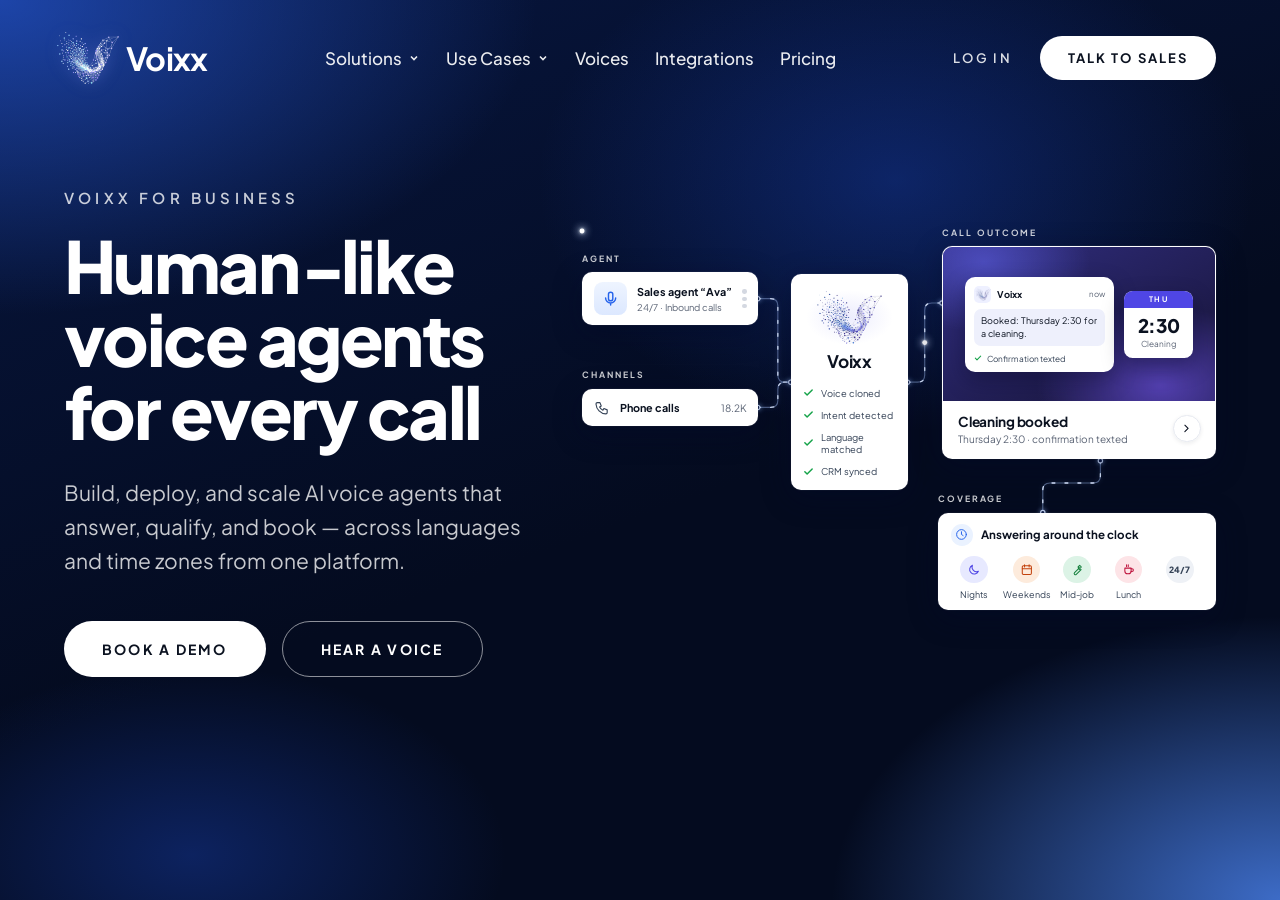
<file: index.html>
<!doctype html>
<html lang="en">
<head>
  <meta charset="utf-8" />
  <meta name="viewport" content="width=device-width, initial-scale=1" />
  <title>Voixx — AI Voice Agents</title>
  <link rel="icon" type="image/webp" href="assets/voixx-icon.webp" />
  <link rel="preconnect" href="https://fonts.googleapis.com" />
  <link rel="preconnect" href="https://fonts.gstatic.com" crossorigin />
  <link href="https://fonts.googleapis.com/css2?family=Plus+Jakarta+Sans:wght@400;500;600;700;800&display=swap" rel="stylesheet" />
  <link rel="stylesheet" href="styles.css" />
</head>
<body>
  <div class="bg" aria-hidden="true"></div>

  <!-- ============ NAV ============ -->
  <header class="nav">
    <a class="logo" href="#" aria-label="Voixx home">
      <img class="logo-mark" src="assets/voixx-icon.webp" alt="" />
      <span>Voixx</span>
    </a>

    <nav class="nav-links" aria-label="Primary">
      <a href="#">Solutions <svg class="chev" viewBox="0 0 12 12"><path d="M3 4.5l3 3 3-3" /></svg></a>
      <a href="#">Use Cases <svg class="chev" viewBox="0 0 12 12"><path d="M3 4.5l3 3 3-3" /></svg></a>
      <a href="#">Voices</a>
      <a href="#">Integrations</a>
      <a href="#">Pricing</a>
    </nav>

    <div class="nav-cta">
      <a class="login" href="#">LOG IN</a>
      <a class="btn btn-solid" href="#">TALK TO SALES</a>
    </div>

    <button class="menu-btn" aria-label="Open menu">
      <span></span><span></span>
    </button>
  </header>

  <!-- ============ HERO ============ -->
  <main class="hero">
    <section class="hero-copy">
      <p class="eyebrow">VOIXX FOR BUSINESS</p>
      <h1>Human&#8209;like voice agents for every call</h1>
      <p class="lead">
        Build, deploy, and scale AI voice agents that answer, qualify, and
        book — across languages and time zones from one platform.
      </p>
      <div class="hero-actions">
        <a class="btn btn-solid btn-lg" href="#">BOOK A DEMO</a>
        <a class="btn btn-outline btn-lg" href="#">HEAR A VOICE</a>
      </div>
    </section>

    <!-- ============ FLOW DIAGRAM ============ -->
    <section class="flow" aria-label="How Voixx works">
      <!-- connector lines -->
      <svg class="wires" viewBox="0 0 880 560" aria-hidden="true">
        <defs>
          <path id="w-agent" d="M244 94 H262 Q272 94 272 104 V200 Q272 210 282 210 H290" />
          <path id="w-channel" d="M244 245 H262 Q272 245 272 235 V220 Q272 210 282 210 H290" />
          <path id="w-outcome" d="M452 210 H466 Q476 210 476 200 V110 Q476 100 486 100 H500" />
          <path id="w-coverage" d="M720 319 V340 Q720 350 710 350 H650 Q640 350 640 360 V391" />
        </defs>

        <!-- base lines -->
        <g class="wire-base">
          <use href="#w-agent" /> <!-- agent -> hub -->
          <use href="#w-channel" /> <!-- channels -> hub -->
          <use href="#w-outcome" /> <!-- hub -> outcome -->
          <use href="#w-coverage" /> <!-- outcome -> coverage (zigzag) -->
        </g>

        <!-- flowing dashes -->
        <g class="wire-flow">
          <use href="#w-agent" />
          <use href="#w-channel" />
          <use href="#w-outcome" />
          <use href="#w-coverage" />
        </g>

        <!-- end-point joints -->
        <g class="joints">
          <circle cx="244" cy="94" r="3" />
          <circle cx="244" cy="245" r="3" />
          <circle cx="290" cy="210" r="3" />
          <circle cx="452" cy="210" r="3" />
          <circle cx="500" cy="100" r="3" />
          <circle cx="720" cy="319" r="3" />
          <circle cx="640" cy="391" r="3" />
        </g>

        <!-- signal travelling agent/channel -> hub -> outcome -> coverage, every 4s -->
        <circle class="pulse" r="3.4">
          <animateMotion dur="4s" begin="0s" repeatCount="indefinite" calcMode="linear"
            keyPoints="0;1;1" keyTimes="0;0.25;1"><mpath href="#w-agent" /></animateMotion>
          <animate attributeName="opacity" dur="4s" begin="0s" repeatCount="indefinite"
            values="1;1;0;0" keyTimes="0;0.25;0.27;1" />
        </circle>
        <circle class="pulse" r="3.4">
          <animateMotion dur="4s" begin="0s" repeatCount="indefinite" calcMode="linear"
            keyPoints="0;1;1" keyTimes="0;0.25;1"><mpath href="#w-channel" /></animateMotion>
          <animate attributeName="opacity" dur="4s" begin="0s" repeatCount="indefinite"
            values="1;1;0;0" keyTimes="0;0.25;0.27;1" />
        </circle>
        <circle class="pulse" r="3.4">
          <animateMotion dur="4s" begin="1s" repeatCount="indefinite" calcMode="linear"
            keyPoints="0;1;1" keyTimes="0;0.25;1"><mpath href="#w-outcome" /></animateMotion>
          <animate attributeName="opacity" dur="4s" begin="1s" repeatCount="indefinite"
            values="1;1;0;0" keyTimes="0;0.25;0.27;1" />
        </circle>
        <circle class="pulse" r="3.4">
          <animateMotion dur="4s" begin="2s" repeatCount="indefinite" calcMode="linear"
            keyPoints="0;1;1" keyTimes="0;0.25;1"><mpath href="#w-coverage" /></animateMotion>
          <animate attributeName="opacity" dur="4s" begin="2s" repeatCount="indefinite"
            values="1;1;0;0" keyTimes="0;0.25;0.27;1" />
        </circle>
      </svg>

      <!-- Agent -->
      <div class="node node-agent">
        <p class="label">AGENT</p>
        <div class="card card-row">
          <div class="icon-tile">
            <svg viewBox="0 0 24 24"><path d="M12 3a3 3 0 0 0-3 3v6a3 3 0 0 0 6 0V6a3 3 0 0 0-3-3Z"/><path d="M5 11a7 7 0 0 0 14 0M12 18v3"/></svg>
          </div>
          <div class="grow">
            <strong>Sales agent “Ava”</strong>
            <small>24/7 · Inbound calls</small>
          </div>
          <span class="kebab" aria-hidden="true"><i></i><i></i><i></i></span>
        </div>
      </div>

      <!-- Channels -->
      <div class="node node-channels">
        <p class="label">CHANNELS</p>
        <div class="card card-row slim">
          <svg class="row-icon" viewBox="0 0 24 24"><path d="M5 4h4l2 5-2.5 1.5a11 11 0 0 0 5 5L15 13l5 2v4a2 2 0 0 1-2 2A16 16 0 0 1 3 6a2 2 0 0 1 2-2"/></svg>
          <strong class="grow">Phone calls</strong>
          <span class="num">18.2K</span>
        </div>
      </div>

      <!-- Hub -->
      <div class="node node-hub">
        <div class="card hub">
          <div class="hub-logo">
            <img src="assets/voixx-icon.webp" alt="" />
          </div>
          <h3>Voixx</h3>
          <ul class="checks">
            <li>Voice cloned</li>
            <li>Intent detected</li>
            <li>Language matched</li>
            <li>CRM synced</li>
          </ul>
        </div>
      </div>

      <!-- Live call -->
      <div class="node node-outcome">
        <p class="label">CALL OUTCOME</p>
        <div class="card outcome">
          <div class="outcome-visual">
            <div class="notif">
              <div class="notif-head">
                <span class="notif-app"><img src="assets/voixx-icon.webp" alt="" /></span>
                <strong>Voixx</strong>
                <small>now</small>
              </div>
              <p class="notif-msg">Booked: Thursday 2:30 for a cleaning.</p>
              <p class="notif-ok">Confirmation texted</p>
            </div>
            <div class="cal">
              <span class="cal-day">THU</span>
              <strong>2:30</strong>
              <small>Cleaning</small>
            </div>
          </div>
          <div class="live-foot">
            <div>
              <strong>Cleaning booked</strong>
              <small>Thursday 2:30 · confirmation texted</small>
            </div>
            <span class="round-btn" aria-hidden="true">
              <svg viewBox="0 0 24 24"><path d="M9 6l6 6-6 6"/></svg>
            </span>
          </div>
        </div>
      </div>

      <!-- Coverage -->
      <div class="node node-coverage">
        <p class="label">COVERAGE</p>
        <div class="card coverage">
          <div class="cov-head">
            <span class="clock">
              <svg viewBox="0 0 24 24"><circle cx="12" cy="12" r="9"/><path d="M12 7v5l3 2"/></svg>
            </span>
            <strong>Answering around the clock</strong>
          </div>
          <div class="cov-row">
            <figure><span class="cov c-night"><svg viewBox="0 0 24 24"><path d="M20 14.5A8 8 0 0 1 9.5 4a8 8 0 1 0 10.5 10.5Z"/></svg></span><figcaption>Nights</figcaption></figure>
            <figure><span class="cov c-weekend"><svg viewBox="0 0 24 24"><rect x="4" y="5" width="16" height="15" rx="2"/><path d="M4 10h16M8 3v4M16 3v4"/></svg></span><figcaption>Weekends</figcaption></figure>
            <figure><span class="cov c-job"><svg viewBox="0 0 24 24"><path d="M14.5 6.5a4 4 0 0 0 5 5l-8.5 8.5a2.1 2.1 0 0 1-3-3l8.5-8.5a4 4 0 0 0-2-2Z"/><path d="M14.5 6.5 17 4l3 3-2.5 2.5"/></svg></span><figcaption>Mid-job</figcaption></figure>
            <figure><span class="cov c-lunch"><svg viewBox="0 0 24 24"><path d="M5 9h11v5a5 5 0 0 1-5 5h-1a5 5 0 0 1-5-5V9Z"/><path d="M16 10h1.5a2.5 2.5 0 0 1 0 5H16M8 3v3M11 3v3"/></svg></span><figcaption>Lunch</figcaption></figure>
            <figure><span class="cov c-all">24/7</span><figcaption>&nbsp;</figcaption></figure>
          </div>
        </div>
      </div>
    </section>
  </main>
</body>
</html>
</file>
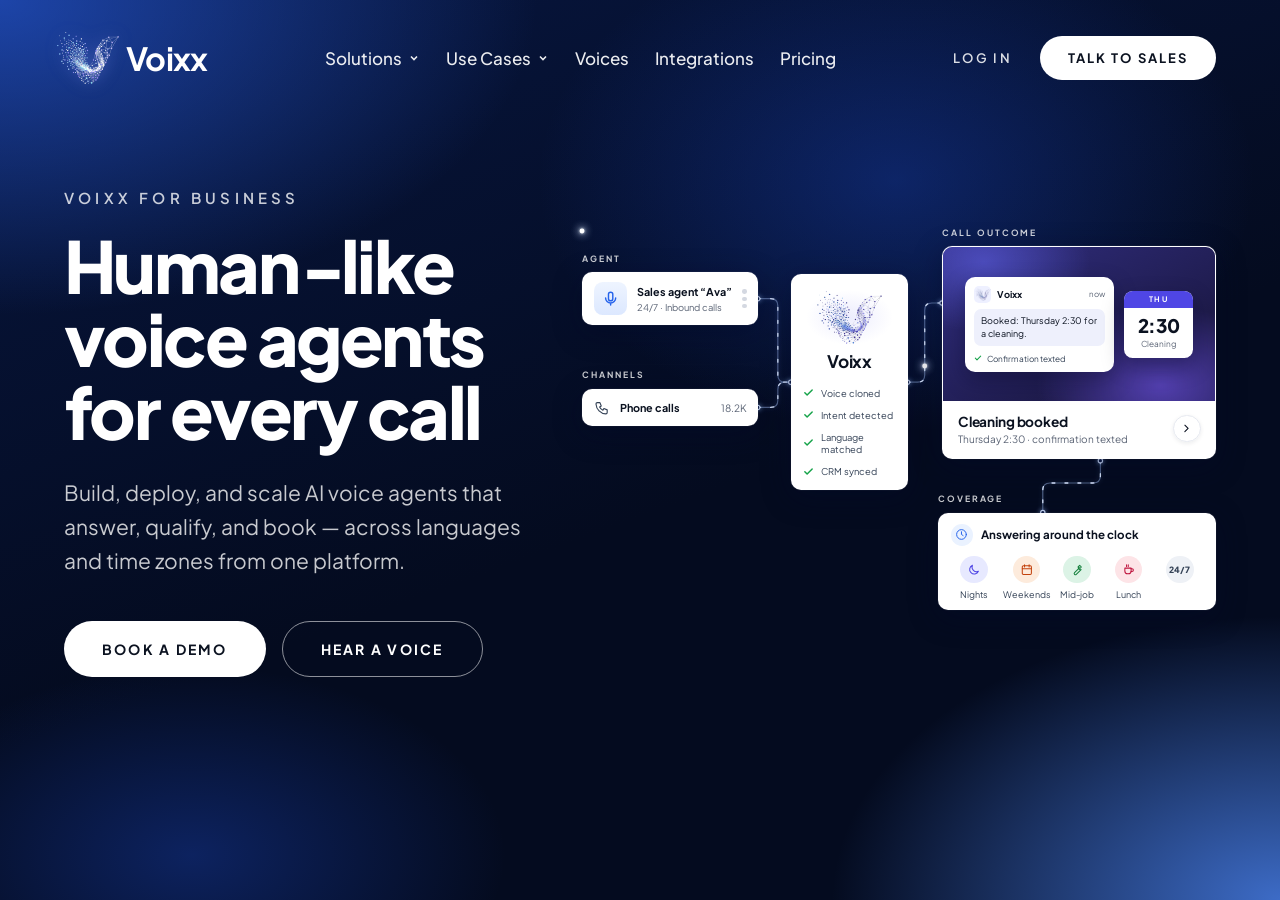
<file: voixx-landing.html>
<!doctype html>
<html lang="en">
<head>
  <meta charset="utf-8" />
  <meta name="viewport" content="width=device-width, initial-scale=1" />
  <title>Voixx — AI Voice Agents</title>
  <link rel="icon" type="image/webp" href="[data-uri]" />
  <link rel="preconnect" href="https://fonts.googleapis.com" />
  <link rel="preconnect" href="https://fonts.gstatic.com" crossorigin />
  <link href="https://fonts.googleapis.com/css2?family=Plus+Jakarta+Sans:wght@400;500;600;700;800&display=swap" rel="stylesheet" />
  <style>
/* ==========================================================
   Voixx — hero landing
   ========================================================== */
:root {
  --bg-0: #040b1f;
  --bg-1: #071640;
  --blue: #1d4ed8;
  --blue-glow: #2f6bff;
  --text: #ffffff;
  --text-dim: rgba(255, 255, 255, 0.78);
  --text-mute: rgba(255, 255, 255, 0.62);
  --card: #ffffff;
  --card-ink: #0b1220;
  --card-mute: #5b6475;
  --line: #e6e9f0;
  --green: #16a34a;
  --radius: 14px;
  --shadow: 0 10px 40px rgba(0, 8, 40, 0.45), 0 0 0 1px rgba(255, 255, 255, 0.06);
  --font: "Plus Jakarta Sans", system-ui, -apple-system, "Segoe UI", Roboto, sans-serif;
}

* { box-sizing: border-box; margin: 0; padding: 0; }
html, body { min-height: 100%; }
body {
  font-family: var(--font);
  color: var(--text);
  background: var(--bg-0);
  -webkit-font-smoothing: antialiased;
  overflow-x: hidden;
}
a { color: inherit; text-decoration: none; }
svg { display: block; }

/* ---------- background glow ---------- */
.bg {
  position: fixed;
  inset: 0;
  z-index: -1;
  background:
    radial-gradient(60% 50% at 0% 0%, rgba(47, 107, 255, 0.55), transparent 70%),
    radial-gradient(50% 45% at 100% 100%, rgba(80, 140, 255, 0.75), transparent 70%),
    radial-gradient(40% 40% at 70% 20%, rgba(29, 78, 216, 0.35), transparent 70%),
    radial-gradient(35% 30% at 15% 95%, rgba(29, 78, 216, 0.35), transparent 70%),
    linear-gradient(160deg, var(--bg-1), var(--bg-0) 55%);
}

/* ---------- buttons ---------- */
.btn {
  display: inline-flex;
  align-items: center;
  justify-content: center;
  border-radius: 999px;
  font-size: 13px;
  font-weight: 700;
  letter-spacing: 0.16em;
  padding: 14px 28px;
  transition: transform 0.15s ease, background 0.2s ease, color 0.2s ease;
  white-space: nowrap;
}
.btn:hover { transform: translateY(-1px); }
.btn-solid { background: #fff; color: var(--card-ink); }
.btn-solid:hover { background: #e8efff; }
.btn-outline { border: 1.5px solid rgba(255, 255, 255, 0.55); color: #fff; }
.btn-outline:hover { background: rgba(255, 255, 255, 0.08); border-color: #fff; }
.btn-lg { padding: 18px 38px; font-size: 14px; }

/* ---------- nav ---------- */
.nav {
  display: flex;
  align-items: center;
  gap: 32px;
  max-width: 1560px;
  margin: 0 auto;
  padding: 36px 64px;
}
.logo { display: flex; align-items: center; gap: 10px; font-size: 32px; font-weight: 700; letter-spacing: -0.02em; }
.logo-mark { width: 64px; height: auto; margin: -12px -4px -12px -8px; filter: brightness(2.1) saturate(1.2) drop-shadow(0 0 8px rgba(150, 160, 255, 0.55)); }
.nav-links { display: flex; gap: 36px; margin: 0 auto; font-size: 17px; font-weight: 500; }
.nav-links a { display: flex; align-items: center; gap: 6px; opacity: 0.92; }
.nav-links a:hover { opacity: 1; }
.chev { width: 12px; height: 12px; fill: none; stroke: currentColor; stroke-width: 1.6; }
.nav-cta { display: flex; align-items: center; gap: 28px; }
.login { font-size: 13px; font-weight: 600; letter-spacing: 0.18em; opacity: 0.85; }
.menu-btn { display: none; }

/* ---------- hero ---------- */
.hero {
  display: grid;
  grid-template-columns: minmax(0, 1fr) auto;
  align-items: center;
  gap: 48px;
  max-width: 1560px;
  margin: 0 auto;
  padding: 72px 64px 120px;
}
.eyebrow { font-size: 15px; font-weight: 600; letter-spacing: 0.28em; color: var(--text-dim); margin-bottom: 22px; }
h1 {
  font-size: clamp(44px, 5.6vw, 84px);
  line-height: 1.02;
  font-weight: 800;
  letter-spacing: -0.035em;
  max-width: 11ch;
}
.lead { margin-top: 28px; font-size: 21px; line-height: 1.6; color: var(--text-dim); max-width: 34ch; }
.hero-actions { display: flex; flex-wrap: wrap; gap: 16px; margin-top: 44px; }

/* ==========================================================
   Flow diagram — fixed 880×560 canvas, scaled with zoom
   ========================================================== */
.flow {
  position: relative;
  width: 880px;
  height: 560px;
  color: var(--card-ink);
}
.wires { position: absolute; inset: 0; width: 100%; height: 100%; overflow: visible; }
.wires use { fill: none; stroke-linecap: round; stroke-linejoin: round; }
.wire-base use { stroke: rgba(170, 200, 255, 0.45); stroke-width: 1.6; filter: drop-shadow(0 0 4px rgba(150, 190, 255, 0.55)); }
.wire-flow use { stroke: #dbe8ff; stroke-width: 1.8; stroke-dasharray: 4 14; animation: flow 1.2s linear infinite; }
@keyframes flow { to { stroke-dashoffset: -18; } }
.joints circle { fill: #0b1a45; stroke: #cfe0ff; stroke-width: 1.6; filter: drop-shadow(0 0 4px rgba(150, 190, 255, 0.8)); }
.pulse { fill: #fff; filter: drop-shadow(0 0 6px #9ec5ff) drop-shadow(0 0 2px #fff); }

.node { position: absolute; }
.label { font-size: 12px; font-weight: 700; letter-spacing: 0.22em; color: var(--text-dim); margin-bottom: 12px; }

.card {
  background: var(--card);
  border-radius: var(--radius);
  box-shadow: var(--shadow);
}
.card-row { display: flex; align-items: center; gap: 14px; padding: 14px 16px; }
.card-row strong { font-size: 15px; font-weight: 700; }
.card-row small { display: block; font-size: 13px; color: var(--card-mute); margin-top: 3px; }
.grow { flex: 1; min-width: 0; }

.icon-tile {
  width: 46px; height: 46px; border-radius: 12px;
  display: grid; place-items: center;
  background: linear-gradient(180deg, #eef4ff, #dce8ff);
}
.icon-tile svg { width: 24px; height: 24px; fill: none; stroke: #2563eb; stroke-width: 2; stroke-linecap: round; }
.kebab { display: grid; gap: 4px; }
.kebab i { width: 6px; height: 6px; border-radius: 50%; background: #d4d8e1; }

/* positions inside the 880×560 canvas */
.node-agent    { left: 0;   top: 30px;  width: 244px; }
.node-channels { left: 0;   top: 192px; width: 244px; }
.node-channels .card + .card { margin-top: 10px; }
.slim { padding: 0 16px; height: 52px; }
.row-icon { width: 22px; height: 22px; fill: none; stroke: #334155; stroke-width: 1.7; stroke-linejoin: round; }
.num { font-size: 14px; color: var(--card-mute); }

/* hub */
.node-hub { left: 290px; top: 60px; width: 162px; }
.hub { padding: 22px 16px 28px; text-align: center; height: 300px; }
.hub-logo {
  width: 120px; height: 76px; margin: 0 auto;
  display: grid; place-items: center;
  background: radial-gradient(closest-side, rgba(99, 102, 241, 0.12), transparent);
}
.hub-logo img { width: 92px; height: auto; filter: saturate(1.25) contrast(1.1); }
.hub h3 { font-size: 24px; font-weight: 700; letter-spacing: -0.02em; margin: 8px 0 20px; }
.checks { list-style: none; text-align: left; display: grid; gap: 14px; font-size: 13px; color: #334155; }
.checks li { display: flex; align-items: center; gap: 10px; }
.checks li::before {
  content: ""; width: 16px; height: 16px; flex: none;
  background: var(--green);
  -webkit-mask: url("data:image/svg+xml,%3Csvg xmlns='http://www.w3.org/2000/svg' viewBox='0 0 24 24' fill='none' stroke='black' stroke-width='3.2' stroke-linecap='round' stroke-linejoin='round'%3E%3Cpath d='M4 12.5l5 5L20 6.5'/%3E%3C/svg%3E") center / contain no-repeat;
          mask: url("data:image/svg+xml,%3Csvg xmlns='http://www.w3.org/2000/svg' viewBox='0 0 24 24' fill='none' stroke='black' stroke-width='3.2' stroke-linecap='round' stroke-linejoin='round'%3E%3Cpath d='M4 12.5l5 5L20 6.5'/%3E%3C/svg%3E") center / contain no-repeat;
}

/* call outcome card */
.node-outcome { left: 500px; top: -6px; width: 380px; }
.outcome { overflow: hidden; border: 2px solid rgba(255, 255, 255, 0.85); }
.outcome-visual {
  height: 214px;
  padding: 0 18px;
  display: flex; align-items: center; justify-content: center; gap: 14px;
  background:
    radial-gradient(70% 80% at 80% 90%, rgba(124, 92, 255, 0.55), transparent 65%),
    radial-gradient(60% 70% at 15% 10%, rgba(99, 102, 241, 0.55), transparent 65%),
    linear-gradient(150deg, #312e81, #1e1b4b 70%);
}
.notif {
  width: 206px; padding: 12px 12px 11px;
  background: #fff; border-radius: 14px;
  box-shadow: 0 12px 30px rgba(10, 8, 40, 0.35);
  animation: float 5s ease-in-out infinite;
}
.notif-head { display: flex; align-items: center; gap: 8px; margin-bottom: 9px; }
.notif-head strong { font-size: 13px; font-weight: 700; flex: 1; }
.notif-head small { font-size: 11px; color: var(--card-mute); }
.notif-app { width: 24px; height: 24px; border-radius: 7px; background: #eef0ff; display: grid; place-items: center; overflow: hidden; }
.notif-app img { width: 22px; height: auto; }
.notif-msg { font-size: 12.5px; line-height: 1.4; background: #eef0fc; border-radius: 10px; padding: 8px 10px; }
.notif-ok { display: flex; align-items: center; gap: 6px; margin-top: 9px; font-size: 11.5px; color: #334155; }
.notif-ok::before {
  content: ""; width: 12px; height: 12px; flex: none; background: var(--green);
  -webkit-mask: url("data:image/svg+xml,%3Csvg xmlns='http://www.w3.org/2000/svg' viewBox='0 0 24 24' fill='none' stroke='black' stroke-width='3.2' stroke-linecap='round' stroke-linejoin='round'%3E%3Cpath d='M4 12.5l5 5L20 6.5'/%3E%3C/svg%3E") center / contain no-repeat;
          mask: url("data:image/svg+xml,%3Csvg xmlns='http://www.w3.org/2000/svg' viewBox='0 0 24 24' fill='none' stroke='black' stroke-width='3.2' stroke-linecap='round' stroke-linejoin='round'%3E%3Cpath d='M4 12.5l5 5L20 6.5'/%3E%3C/svg%3E") center / contain no-repeat;
}
.cal {
  width: 96px; overflow: hidden; text-align: center;
  background: #fff; border-radius: 12px;
  box-shadow: 0 12px 30px rgba(10, 8, 40, 0.35);
  animation: float 5s ease-in-out -2.5s infinite;
}
.cal-day { display: block; background: #4f46e5; color: #fff; font-size: 10.5px; font-weight: 700; letter-spacing: 0.18em; padding: 5px 0; }
.cal strong { display: block; font-size: 26px; font-weight: 800; letter-spacing: -0.02em; margin-top: 8px; }
.cal small { display: block; font-size: 11.5px; color: var(--card-mute); margin: 2px 0 12px; }
@keyframes float { 50% { transform: translateY(-4px); } }

.live-foot { display: flex; align-items: center; justify-content: space-between; padding: 16px 20px 18px; }
.live-foot strong { font-size: 19px; font-weight: 700; letter-spacing: -0.01em; }
.live-foot small { display: block; font-size: 14px; color: var(--card-mute); margin-top: 4px; }
.round-btn {
  width: 38px; height: 38px; border-radius: 50%; display: grid; place-items: center;
  border: 1px solid var(--line); box-shadow: 0 2px 6px rgba(15, 23, 42, 0.08);
}
.round-btn svg { width: 18px; height: 18px; fill: none; stroke: var(--card-ink); stroke-width: 2; stroke-linecap: round; stroke-linejoin: round; }

/* coverage card */
.node-coverage { left: 494px; top: 364px; width: 386px; }
.coverage { padding: 16px 18px 14px; }
.cov-head { display: flex; align-items: center; gap: 12px; margin-bottom: 14px; }
.cov-head strong { font-size: 16px; font-weight: 700; }
.clock { width: 30px; height: 30px; border-radius: 50%; background: #eaf2ff; display: grid; place-items: center; }
.clock svg { width: 18px; height: 18px; fill: none; stroke: #2563eb; stroke-width: 1.8; stroke-linecap: round; }
.cov-row { display: flex; justify-content: space-between; }
.cov-row figure { display: grid; justify-items: center; gap: 8px; width: 64px; }
.cov-row figcaption { font-size: 12.5px; color: #334155; }
.cov { width: 38px; height: 38px; border-radius: 50%; display: grid; place-items: center; }
.cov svg { width: 19px; height: 19px; fill: none; stroke: currentColor; stroke-width: 1.8; stroke-linecap: round; stroke-linejoin: round; }
.c-night   { background: #e7e9ff; color: #4f46e5; }
.c-weekend { background: #fdebdc; color: #c2410c; }
.c-job     { background: #dcf3e6; color: #15803d; }
.c-lunch   { background: #fde4e7; color: #be123c; }
.c-all     { background: #eef1f6; color: #334155; font-size: 12px; font-weight: 800; }

@keyframes flow-v { to { background-position: 0 20px, 0 0; } }
@media (prefers-reduced-motion: reduce) {
  .wire-flow, .pulse { display: none; }
  * { animation: none !important; }
}

/* ==========================================================
   Responsive
   ========================================================== */
@media (max-width: 1500px) { .flow { zoom: 0.85; } }
@media (max-width: 1320px) { .flow { zoom: 0.72; } .nav-links { gap: 26px; } }

@media (max-width: 1120px) {
  .hero { grid-template-columns: 1fr; gap: 64px; padding-top: 48px; }
  .flow { zoom: 0.9; margin: 0 auto; }
  .nav-links { display: none; }
}

@media (max-width: 860px) {
  .nav { padding: 20px 16px; gap: 16px; }
  .logo { font-size: 26px; }
  .logo-mark { width: 52px; }
  .nav-cta { margin-left: auto; }
  .nav-cta .login { display: none; }
  .nav-cta .btn { padding: 10px 16px; font-size: 11px; }
  .menu-btn { display: grid; gap: 6px; width: 40px; height: 40px; place-content: center;
    background: none; border: 1px solid rgba(255, 255, 255, 0.3); border-radius: 50%; cursor: pointer; }
  .menu-btn span { width: 16px; height: 1.5px; background: #fff; }

  .hero { padding: 32px 16px 72px; gap: 48px; }
  .eyebrow { font-size: 12px; }
  .lead { font-size: 17px; }
  .hero-actions .btn { flex: 1 1 200px; }

  /* stack the diagram */
  .flow { zoom: 1; width: 100%; height: auto; display: grid; gap: 24px; }
  .wires { display: none; }
  .node { position: relative; left: auto; top: auto; width: auto; }
  .node + .node::before {
    content: ""; position: absolute; left: 50%; top: -24px; width: 2px; height: 24px; margin-left: -1px;
    background: repeating-linear-gradient(180deg, #dbe8ff 0 4px, transparent 4px 10px) 0 0 / 2px 20px,
                rgba(170, 200, 255, 0.35);
    animation: flow-v 0.8s linear infinite;
  }
  .node + .node:has(> .label)::before { height: 51px; }
  .hub { height: auto; }
  .checks { grid-template-columns: 1fr 1fr; }
  .cov-row figure { width: auto; }
}
</style>
</head>
<body>
  <div class="bg" aria-hidden="true"></div>

  <!-- ============ NAV ============ -->
  <header class="nav">
    <a class="logo" href="#" aria-label="Voixx home">
      <img class="logo-mark" src="[data-uri]" alt="" />
      <span>Voixx</span>
    </a>

    <nav class="nav-links" aria-label="Primary">
      <a href="#">Solutions <svg class="chev" viewBox="0 0 12 12"><path d="M3 4.5l3 3 3-3" /></svg></a>
      <a href="#">Use Cases <svg class="chev" viewBox="0 0 12 12"><path d="M3 4.5l3 3 3-3" /></svg></a>
      <a href="#">Voices</a>
      <a href="#">Integrations</a>
      <a href="#">Pricing</a>
    </nav>

    <div class="nav-cta">
      <a class="login" href="#">LOG IN</a>
      <a class="btn btn-solid" href="#">TALK TO SALES</a>
    </div>

    <button class="menu-btn" aria-label="Open menu">
      <span></span><span></span>
    </button>
  </header>

  <!-- ============ HERO ============ -->
  <main class="hero">
    <section class="hero-copy">
      <p class="eyebrow">VOIXX FOR BUSINESS</p>
      <h1>Human&#8209;like voice agents for every call</h1>
      <p class="lead">
        Build, deploy, and scale AI voice agents that answer, qualify, and
        book — across languages and time zones from one platform.
      </p>
      <div class="hero-actions">
        <a class="btn btn-solid btn-lg" href="#">BOOK A DEMO</a>
        <a class="btn btn-outline btn-lg" href="#">HEAR A VOICE</a>
      </div>
    </section>

    <!-- ============ FLOW DIAGRAM ============ -->
    <section class="flow" aria-label="How Voixx works">
      <!-- connector lines -->
      <svg class="wires" viewBox="0 0 880 560" aria-hidden="true">
        <defs>
          <path id="w-agent" d="M244 94 H262 Q272 94 272 104 V200 Q272 210 282 210 H290" />
          <path id="w-channel" d="M244 245 H262 Q272 245 272 235 V220 Q272 210 282 210 H290" />
          <path id="w-outcome" d="M452 210 H466 Q476 210 476 200 V110 Q476 100 486 100 H500" />
          <path id="w-coverage" d="M720 319 V340 Q720 350 710 350 H650 Q640 350 640 360 V391" />
        </defs>

        <!-- base lines -->
        <g class="wire-base">
          <use href="#w-agent" /> <!-- agent -> hub -->
          <use href="#w-channel" /> <!-- channels -> hub -->
          <use href="#w-outcome" /> <!-- hub -> outcome -->
          <use href="#w-coverage" /> <!-- outcome -> coverage (zigzag) -->
        </g>

        <!-- flowing dashes -->
        <g class="wire-flow">
          <use href="#w-agent" />
          <use href="#w-channel" />
          <use href="#w-outcome" />
          <use href="#w-coverage" />
        </g>

        <!-- end-point joints -->
        <g class="joints">
          <circle cx="244" cy="94" r="3" />
          <circle cx="244" cy="245" r="3" />
          <circle cx="290" cy="210" r="3" />
          <circle cx="452" cy="210" r="3" />
          <circle cx="500" cy="100" r="3" />
          <circle cx="720" cy="319" r="3" />
          <circle cx="640" cy="391" r="3" />
        </g>

        <!-- signal travelling agent/channel -> hub -> outcome -> coverage, every 4s -->
        <circle class="pulse" r="3.4">
          <animateMotion dur="4s" begin="0s" repeatCount="indefinite" calcMode="linear"
            keyPoints="0;1;1" keyTimes="0;0.25;1"><mpath href="#w-agent" /></animateMotion>
          <animate attributeName="opacity" dur="4s" begin="0s" repeatCount="indefinite"
            values="1;1;0;0" keyTimes="0;0.25;0.27;1" />
        </circle>
        <circle class="pulse" r="3.4">
          <animateMotion dur="4s" begin="0s" repeatCount="indefinite" calcMode="linear"
            keyPoints="0;1;1" keyTimes="0;0.25;1"><mpath href="#w-channel" /></animateMotion>
          <animate attributeName="opacity" dur="4s" begin="0s" repeatCount="indefinite"
            values="1;1;0;0" keyTimes="0;0.25;0.27;1" />
        </circle>
        <circle class="pulse" r="3.4">
          <animateMotion dur="4s" begin="1s" repeatCount="indefinite" calcMode="linear"
            keyPoints="0;1;1" keyTimes="0;0.25;1"><mpath href="#w-outcome" /></animateMotion>
          <animate attributeName="opacity" dur="4s" begin="1s" repeatCount="indefinite"
            values="1;1;0;0" keyTimes="0;0.25;0.27;1" />
        </circle>
        <circle class="pulse" r="3.4">
          <animateMotion dur="4s" begin="2s" repeatCount="indefinite" calcMode="linear"
            keyPoints="0;1;1" keyTimes="0;0.25;1"><mpath href="#w-coverage" /></animateMotion>
          <animate attributeName="opacity" dur="4s" begin="2s" repeatCount="indefinite"
            values="1;1;0;0" keyTimes="0;0.25;0.27;1" />
        </circle>
      </svg>

      <!-- Agent -->
      <div class="node node-agent">
        <p class="label">AGENT</p>
        <div class="card card-row">
          <div class="icon-tile">
            <svg viewBox="0 0 24 24"><path d="M12 3a3 3 0 0 0-3 3v6a3 3 0 0 0 6 0V6a3 3 0 0 0-3-3Z"/><path d="M5 11a7 7 0 0 0 14 0M12 18v3"/></svg>
          </div>
          <div class="grow">
            <strong>Sales agent “Ava”</strong>
            <small>24/7 · Inbound calls</small>
          </div>
          <span class="kebab" aria-hidden="true"><i></i><i></i><i></i></span>
        </div>
      </div>

      <!-- Channels -->
      <div class="node node-channels">
        <p class="label">CHANNELS</p>
        <div class="card card-row slim">
          <svg class="row-icon" viewBox="0 0 24 24"><path d="M5 4h4l2 5-2.5 1.5a11 11 0 0 0 5 5L15 13l5 2v4a2 2 0 0 1-2 2A16 16 0 0 1 3 6a2 2 0 0 1 2-2"/></svg>
          <strong class="grow">Phone calls</strong>
          <span class="num">18.2K</span>
        </div>
      </div>

      <!-- Hub -->
      <div class="node node-hub">
        <div class="card hub">
          <div class="hub-logo">
            <img src="[data-uri]" alt="" />
          </div>
          <h3>Voixx</h3>
          <ul class="checks">
            <li>Voice cloned</li>
            <li>Intent detected</li>
            <li>Language matched</li>
            <li>CRM synced</li>
          </ul>
        </div>
      </div>

      <!-- Live call -->
      <div class="node node-outcome">
        <p class="label">CALL OUTCOME</p>
        <div class="card outcome">
          <div class="outcome-visual">
            <div class="notif">
              <div class="notif-head">
                <span class="notif-app"><img src="[data-uri]" alt="" /></span>
                <strong>Voixx</strong>
                <small>now</small>
              </div>
              <p class="notif-msg">Booked: Thursday 2:30 for a cleaning.</p>
              <p class="notif-ok">Confirmation texted</p>
            </div>
            <div class="cal">
              <span class="cal-day">THU</span>
              <strong>2:30</strong>
              <small>Cleaning</small>
            </div>
          </div>
          <div class="live-foot">
            <div>
              <strong>Cleaning booked</strong>
              <small>Thursday 2:30 · confirmation texted</small>
            </div>
            <span class="round-btn" aria-hidden="true">
              <svg viewBox="0 0 24 24"><path d="M9 6l6 6-6 6"/></svg>
            </span>
          </div>
        </div>
      </div>

      <!-- Coverage -->
      <div class="node node-coverage">
        <p class="label">COVERAGE</p>
        <div class="card coverage">
          <div class="cov-head">
            <span class="clock">
              <svg viewBox="0 0 24 24"><circle cx="12" cy="12" r="9"/><path d="M12 7v5l3 2"/></svg>
            </span>
            <strong>Answering around the clock</strong>
          </div>
          <div class="cov-row">
            <figure><span class="cov c-night"><svg viewBox="0 0 24 24"><path d="M20 14.5A8 8 0 0 1 9.5 4a8 8 0 1 0 10.5 10.5Z"/></svg></span><figcaption>Nights</figcaption></figure>
            <figure><span class="cov c-weekend"><svg viewBox="0 0 24 24"><rect x="4" y="5" width="16" height="15" rx="2"/><path d="M4 10h16M8 3v4M16 3v4"/></svg></span><figcaption>Weekends</figcaption></figure>
            <figure><span class="cov c-job"><svg viewBox="0 0 24 24"><path d="M14.5 6.5a4 4 0 0 0 5 5l-8.5 8.5a2.1 2.1 0 0 1-3-3l8.5-8.5a4 4 0 0 0-2-2Z"/><path d="M14.5 6.5 17 4l3 3-2.5 2.5"/></svg></span><figcaption>Mid-job</figcaption></figure>
            <figure><span class="cov c-lunch"><svg viewBox="0 0 24 24"><path d="M5 9h11v5a5 5 0 0 1-5 5h-1a5 5 0 0 1-5-5V9Z"/><path d="M16 10h1.5a2.5 2.5 0 0 1 0 5H16M8 3v3M11 3v3"/></svg></span><figcaption>Lunch</figcaption></figure>
            <figure><span class="cov c-all">24/7</span><figcaption>&nbsp;</figcaption></figure>
          </div>
        </div>
      </div>
    </section>
  </main>
</body>
</html>
</file>
<file: styles.css>
/* ==========================================================
   Voixx — hero landing
   ========================================================== */
:root {
  --bg-0: #040b1f;
  --bg-1: #071640;
  --blue: #1d4ed8;
  --blue-glow: #2f6bff;
  --text: #ffffff;
  --text-dim: rgba(255, 255, 255, 0.78);
  --text-mute: rgba(255, 255, 255, 0.62);
  --card: #ffffff;
  --card-ink: #0b1220;
  --card-mute: #5b6475;
  --line: #e6e9f0;
  --green: #16a34a;
  --radius: 14px;
  --shadow: 0 10px 40px rgba(0, 8, 40, 0.45), 0 0 0 1px rgba(255, 255, 255, 0.06);
  --font: "Plus Jakarta Sans", system-ui, -apple-system, "Segoe UI", Roboto, sans-serif;
}

* { box-sizing: border-box; margin: 0; padding: 0; }
html, body { min-height: 100%; }
body {
  font-family: var(--font);
  color: var(--text);
  background: var(--bg-0);
  -webkit-font-smoothing: antialiased;
  overflow-x: hidden;
}
a { color: inherit; text-decoration: none; }
svg { display: block; }

/* ---------- background glow ---------- */
.bg {
  position: fixed;
  inset: 0;
  z-index: -1;
  background:
    radial-gradient(60% 50% at 0% 0%, rgba(47, 107, 255, 0.55), transparent 70%),
    radial-gradient(50% 45% at 100% 100%, rgba(80, 140, 255, 0.75), transparent 70%),
    radial-gradient(40% 40% at 70% 20%, rgba(29, 78, 216, 0.35), transparent 70%),
    radial-gradient(35% 30% at 15% 95%, rgba(29, 78, 216, 0.35), transparent 70%),
    linear-gradient(160deg, var(--bg-1), var(--bg-0) 55%);
}

/* ---------- buttons ---------- */
.btn {
  display: inline-flex;
  align-items: center;
  justify-content: center;
  border-radius: 999px;
  font-size: 13px;
  font-weight: 700;
  letter-spacing: 0.16em;
  padding: 14px 28px;
  transition: transform 0.15s ease, background 0.2s ease, color 0.2s ease;
  white-space: nowrap;
}
.btn:hover { transform: translateY(-1px); }
.btn-solid { background: #fff; color: var(--card-ink); }
.btn-solid:hover { background: #e8efff; }
.btn-outline { border: 1.5px solid rgba(255, 255, 255, 0.55); color: #fff; }
.btn-outline:hover { background: rgba(255, 255, 255, 0.08); border-color: #fff; }
.btn-lg { padding: 18px 38px; font-size: 14px; }

/* ---------- nav ---------- */
.nav {
  display: flex;
  align-items: center;
  gap: 32px;
  max-width: 1560px;
  margin: 0 auto;
  padding: 36px 64px;
}
.logo { display: flex; align-items: center; gap: 10px; font-size: 32px; font-weight: 700; letter-spacing: -0.02em; }
.logo-mark { width: 64px; height: auto; margin: -12px -4px -12px -8px; filter: brightness(2.1) saturate(1.2) drop-shadow(0 0 8px rgba(150, 160, 255, 0.55)); }
.nav-links { display: flex; gap: 36px; margin: 0 auto; font-size: 17px; font-weight: 500; }
.nav-links a { display: flex; align-items: center; gap: 6px; opacity: 0.92; }
.nav-links a:hover { opacity: 1; }
.chev { width: 12px; height: 12px; fill: none; stroke: currentColor; stroke-width: 1.6; }
.nav-cta { display: flex; align-items: center; gap: 28px; }
.login { font-size: 13px; font-weight: 600; letter-spacing: 0.18em; opacity: 0.85; }
.menu-btn { display: none; }

/* ---------- hero ---------- */
.hero {
  display: grid;
  grid-template-columns: minmax(0, 1fr) auto;
  align-items: center;
  gap: 48px;
  max-width: 1560px;
  margin: 0 auto;
  padding: 72px 64px 120px;
}
.eyebrow { font-size: 15px; font-weight: 600; letter-spacing: 0.28em; color: var(--text-dim); margin-bottom: 22px; }
h1 {
  font-size: clamp(44px, 5.6vw, 84px);
  line-height: 1.02;
  font-weight: 800;
  letter-spacing: -0.035em;
  max-width: 11ch;
}
.lead { margin-top: 28px; font-size: 21px; line-height: 1.6; color: var(--text-dim); max-width: 34ch; }
.hero-actions { display: flex; flex-wrap: wrap; gap: 16px; margin-top: 44px; }

/* ==========================================================
   Flow diagram — fixed 880×560 canvas, scaled with zoom
   ========================================================== */
.flow {
  position: relative;
  width: 880px;
  height: 560px;
  color: var(--card-ink);
}
.wires { position: absolute; inset: 0; width: 100%; height: 100%; overflow: visible; }
.wires use { fill: none; stroke-linecap: round; stroke-linejoin: round; }
.wire-base use { stroke: rgba(170, 200, 255, 0.45); stroke-width: 1.6; filter: drop-shadow(0 0 4px rgba(150, 190, 255, 0.55)); }
.wire-flow use { stroke: #dbe8ff; stroke-width: 1.8; stroke-dasharray: 4 14; animation: flow 1.2s linear infinite; }
@keyframes flow { to { stroke-dashoffset: -18; } }
.joints circle { fill: #0b1a45; stroke: #cfe0ff; stroke-width: 1.6; filter: drop-shadow(0 0 4px rgba(150, 190, 255, 0.8)); }
.pulse { fill: #fff; filter: drop-shadow(0 0 6px #9ec5ff) drop-shadow(0 0 2px #fff); }

.node { position: absolute; }
.label { font-size: 12px; font-weight: 700; letter-spacing: 0.22em; color: var(--text-dim); margin-bottom: 12px; }

.card {
  background: var(--card);
  border-radius: var(--radius);
  box-shadow: var(--shadow);
}
.card-row { display: flex; align-items: center; gap: 14px; padding: 14px 16px; }
.card-row strong { font-size: 15px; font-weight: 700; }
.card-row small { display: block; font-size: 13px; color: var(--card-mute); margin-top: 3px; }
.grow { flex: 1; min-width: 0; }

.icon-tile {
  width: 46px; height: 46px; border-radius: 12px;
  display: grid; place-items: center;
  background: linear-gradient(180deg, #eef4ff, #dce8ff);
}
.icon-tile svg { width: 24px; height: 24px; fill: none; stroke: #2563eb; stroke-width: 2; stroke-linecap: round; }
.kebab { display: grid; gap: 4px; }
.kebab i { width: 6px; height: 6px; border-radius: 50%; background: #d4d8e1; }

/* positions inside the 880×560 canvas */
.node-agent    { left: 0;   top: 30px;  width: 244px; }
.node-channels { left: 0;   top: 192px; width: 244px; }
.node-channels .card + .card { margin-top: 10px; }
.slim { padding: 0 16px; height: 52px; }
.row-icon { width: 22px; height: 22px; fill: none; stroke: #334155; stroke-width: 1.7; stroke-linejoin: round; }
.num { font-size: 14px; color: var(--card-mute); }

/* hub */
.node-hub { left: 290px; top: 60px; width: 162px; }
.hub { padding: 22px 16px 28px; text-align: center; height: 300px; }
.hub-logo {
  width: 120px; height: 76px; margin: 0 auto;
  display: grid; place-items: center;
  background: radial-gradient(closest-side, rgba(99, 102, 241, 0.12), transparent);
}
.hub-logo img { width: 92px; height: auto; filter: saturate(1.25) contrast(1.1); }
.hub h3 { font-size: 24px; font-weight: 700; letter-spacing: -0.02em; margin: 8px 0 20px; }
.checks { list-style: none; text-align: left; display: grid; gap: 14px; font-size: 13px; color: #334155; }
.checks li { display: flex; align-items: center; gap: 10px; }
.checks li::before {
  content: ""; width: 16px; height: 16px; flex: none;
  background: var(--green);
  -webkit-mask: url("data:image/svg+xml,%3Csvg xmlns='http://www.w3.org/2000/svg' viewBox='0 0 24 24' fill='none' stroke='black' stroke-width='3.2' stroke-linecap='round' stroke-linejoin='round'%3E%3Cpath d='M4 12.5l5 5L20 6.5'/%3E%3C/svg%3E") center / contain no-repeat;
          mask: url("data:image/svg+xml,%3Csvg xmlns='http://www.w3.org/2000/svg' viewBox='0 0 24 24' fill='none' stroke='black' stroke-width='3.2' stroke-linecap='round' stroke-linejoin='round'%3E%3Cpath d='M4 12.5l5 5L20 6.5'/%3E%3C/svg%3E") center / contain no-repeat;
}

/* call outcome card */
.node-outcome { left: 500px; top: -6px; width: 380px; }
.outcome { overflow: hidden; border: 2px solid rgba(255, 255, 255, 0.85); }
.outcome-visual {
  height: 214px;
  padding: 0 18px;
  display: flex; align-items: center; justify-content: center; gap: 14px;
  background:
    radial-gradient(70% 80% at 80% 90%, rgba(124, 92, 255, 0.55), transparent 65%),
    radial-gradient(60% 70% at 15% 10%, rgba(99, 102, 241, 0.55), transparent 65%),
    linear-gradient(150deg, #312e81, #1e1b4b 70%);
}
.notif {
  width: 206px; padding: 12px 12px 11px;
  background: #fff; border-radius: 14px;
  box-shadow: 0 12px 30px rgba(10, 8, 40, 0.35);
  animation: float 5s ease-in-out infinite;
}
.notif-head { display: flex; align-items: center; gap: 8px; margin-bottom: 9px; }
.notif-head strong { font-size: 13px; font-weight: 700; flex: 1; }
.notif-head small { font-size: 11px; color: var(--card-mute); }
.notif-app { width: 24px; height: 24px; border-radius: 7px; background: #eef0ff; display: grid; place-items: center; overflow: hidden; }
.notif-app img { width: 22px; height: auto; }
.notif-msg { font-size: 12.5px; line-height: 1.4; background: #eef0fc; border-radius: 10px; padding: 8px 10px; }
.notif-ok { display: flex; align-items: center; gap: 6px; margin-top: 9px; font-size: 11.5px; color: #334155; }
.notif-ok::before {
  content: ""; width: 12px; height: 12px; flex: none; background: var(--green);
  -webkit-mask: url("data:image/svg+xml,%3Csvg xmlns='http://www.w3.org/2000/svg' viewBox='0 0 24 24' fill='none' stroke='black' stroke-width='3.2' stroke-linecap='round' stroke-linejoin='round'%3E%3Cpath d='M4 12.5l5 5L20 6.5'/%3E%3C/svg%3E") center / contain no-repeat;
          mask: url("data:image/svg+xml,%3Csvg xmlns='http://www.w3.org/2000/svg' viewBox='0 0 24 24' fill='none' stroke='black' stroke-width='3.2' stroke-linecap='round' stroke-linejoin='round'%3E%3Cpath d='M4 12.5l5 5L20 6.5'/%3E%3C/svg%3E") center / contain no-repeat;
}
.cal {
  width: 96px; overflow: hidden; text-align: center;
  background: #fff; border-radius: 12px;
  box-shadow: 0 12px 30px rgba(10, 8, 40, 0.35);
  animation: float 5s ease-in-out -2.5s infinite;
}
.cal-day { display: block; background: #4f46e5; color: #fff; font-size: 10.5px; font-weight: 700; letter-spacing: 0.18em; padding: 5px 0; }
.cal strong { display: block; font-size: 26px; font-weight: 800; letter-spacing: -0.02em; margin-top: 8px; }
.cal small { display: block; font-size: 11.5px; color: var(--card-mute); margin: 2px 0 12px; }
@keyframes float { 50% { transform: translateY(-4px); } }

.live-foot { display: flex; align-items: center; justify-content: space-between; padding: 16px 20px 18px; }
.live-foot strong { font-size: 19px; font-weight: 700; letter-spacing: -0.01em; }
.live-foot small { display: block; font-size: 14px; color: var(--card-mute); margin-top: 4px; }
.round-btn {
  width: 38px; height: 38px; border-radius: 50%; display: grid; place-items: center;
  border: 1px solid var(--line); box-shadow: 0 2px 6px rgba(15, 23, 42, 0.08);
}
.round-btn svg { width: 18px; height: 18px; fill: none; stroke: var(--card-ink); stroke-width: 2; stroke-linecap: round; stroke-linejoin: round; }

/* coverage card */
.node-coverage { left: 494px; top: 364px; width: 386px; }
.coverage { padding: 16px 18px 14px; }
.cov-head { display: flex; align-items: center; gap: 12px; margin-bottom: 14px; }
.cov-head strong { font-size: 16px; font-weight: 700; }
.clock { width: 30px; height: 30px; border-radius: 50%; background: #eaf2ff; display: grid; place-items: center; }
.clock svg { width: 18px; height: 18px; fill: none; stroke: #2563eb; stroke-width: 1.8; stroke-linecap: round; }
.cov-row { display: flex; justify-content: space-between; }
.cov-row figure { display: grid; justify-items: center; gap: 8px; width: 64px; }
.cov-row figcaption { font-size: 12.5px; color: #334155; }
.cov { width: 38px; height: 38px; border-radius: 50%; display: grid; place-items: center; }
.cov svg { width: 19px; height: 19px; fill: none; stroke: currentColor; stroke-width: 1.8; stroke-linecap: round; stroke-linejoin: round; }
.c-night   { background: #e7e9ff; color: #4f46e5; }
.c-weekend { background: #fdebdc; color: #c2410c; }
.c-job     { background: #dcf3e6; color: #15803d; }
.c-lunch   { background: #fde4e7; color: #be123c; }
.c-all     { background: #eef1f6; color: #334155; font-size: 12px; font-weight: 800; }

@keyframes flow-v { to { background-position: 0 20px, 0 0; } }
@media (prefers-reduced-motion: reduce) {
  .wire-flow, .pulse { display: none; }
  * { animation: none !important; }
}

/* ==========================================================
   Responsive
   ========================================================== */
@media (max-width: 1500px) { .flow { zoom: 0.85; } }
@media (max-width: 1320px) { .flow { zoom: 0.72; } .nav-links { gap: 26px; } }

@media (max-width: 1120px) {
  .hero { grid-template-columns: 1fr; gap: 64px; padding-top: 48px; }
  .flow { zoom: 0.9; margin: 0 auto; }
  .nav-links { display: none; }
}

@media (max-width: 860px) {
  .nav { padding: 20px 16px; gap: 16px; }
  .logo { font-size: 26px; }
  .logo-mark { width: 52px; }
  .nav-cta { margin-left: auto; }
  .nav-cta .login { display: none; }
  .nav-cta .btn { padding: 10px 16px; font-size: 11px; }
  .menu-btn { display: grid; gap: 6px; width: 40px; height: 40px; place-content: center;
    background: none; border: 1px solid rgba(255, 255, 255, 0.3); border-radius: 50%; cursor: pointer; }
  .menu-btn span { width: 16px; height: 1.5px; background: #fff; }

  .hero { padding: 32px 16px 72px; gap: 48px; }
  .eyebrow { font-size: 12px; }
  .lead { font-size: 17px; }
  .hero-actions .btn { flex: 1 1 200px; }

  /* stack the diagram */
  .flow { zoom: 1; width: 100%; height: auto; display: grid; gap: 24px; }
  .wires { display: none; }
  .node { position: relative; left: auto; top: auto; width: auto; }
  .node + .node::before {
    content: ""; position: absolute; left: 50%; top: -24px; width: 2px; height: 24px; margin-left: -1px;
    background: repeating-linear-gradient(180deg, #dbe8ff 0 4px, transparent 4px 10px) 0 0 / 2px 20px,
                rgba(170, 200, 255, 0.35);
    animation: flow-v 0.8s linear infinite;
  }
  .node + .node:has(> .label)::before { height: 51px; }
  .hub { height: auto; }
  .checks { grid-template-columns: 1fr 1fr; }
  .cov-row figure { width: auto; }
}
</file>
